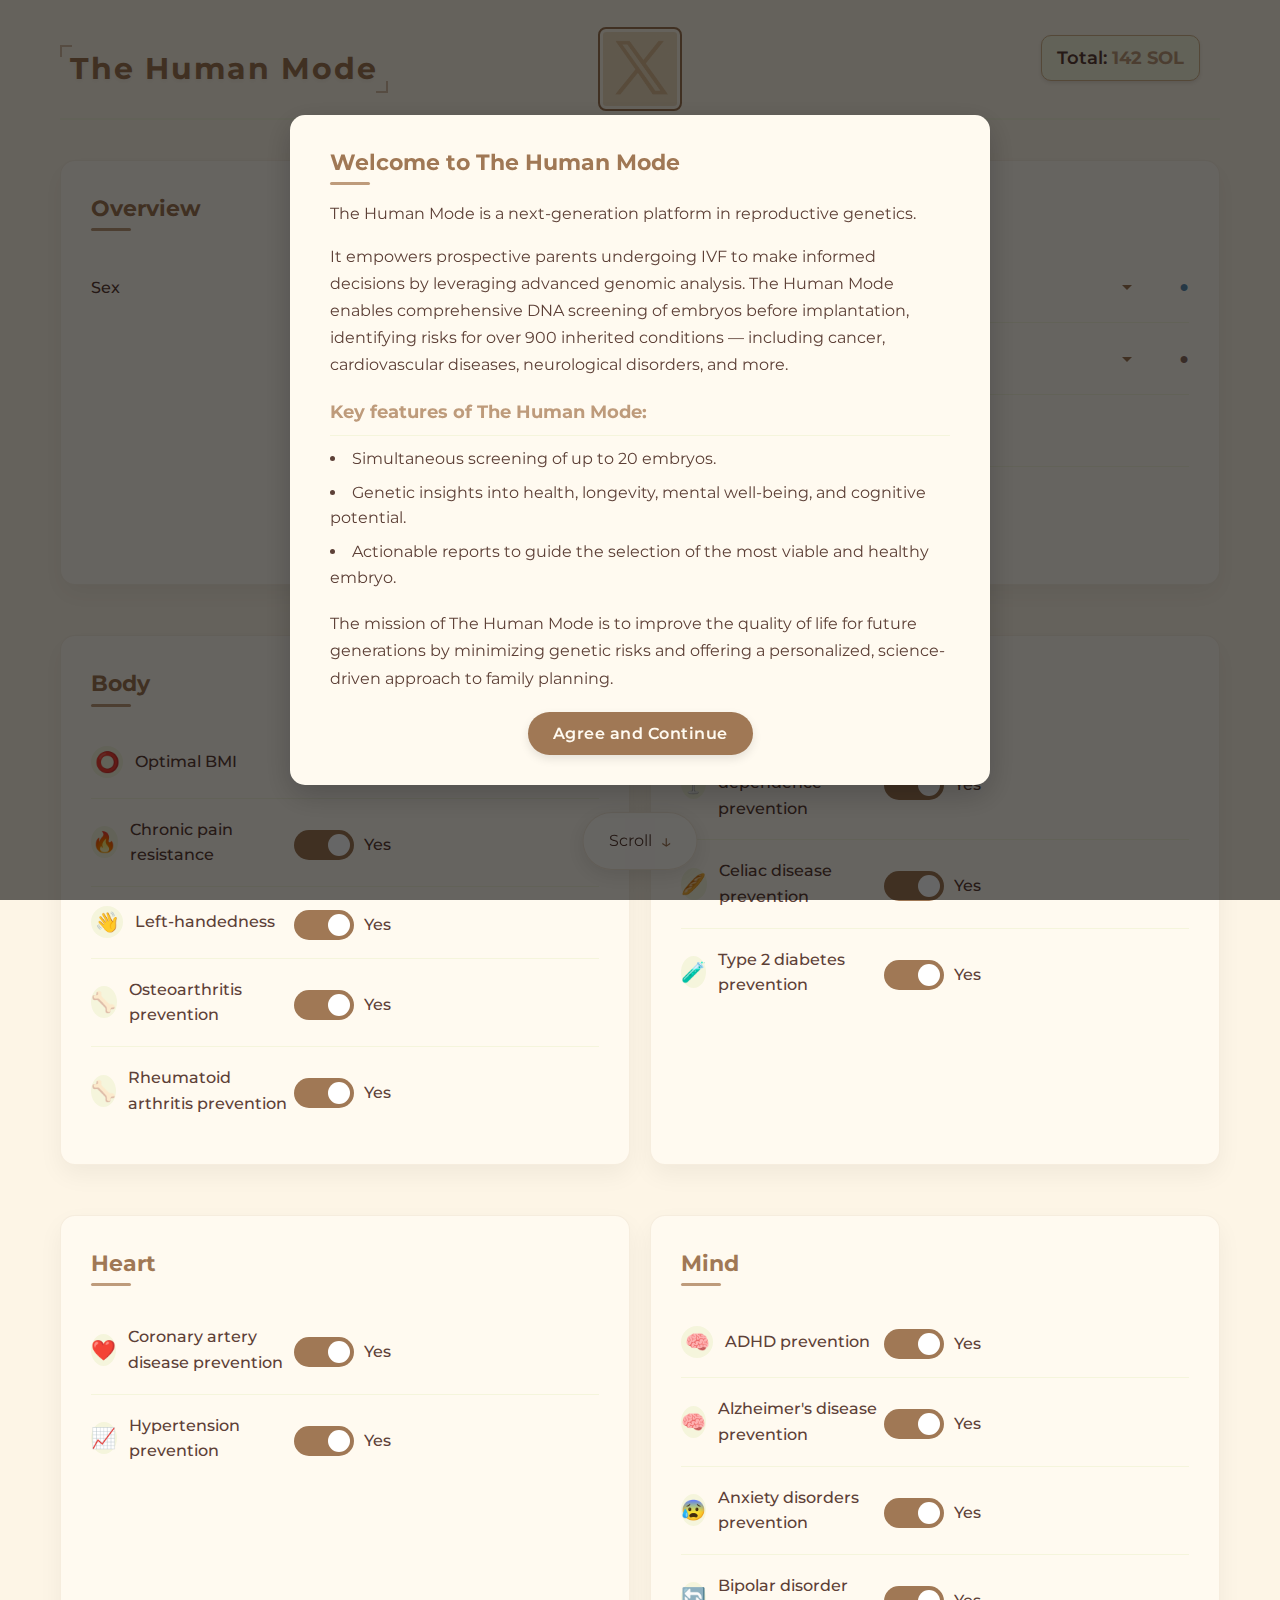
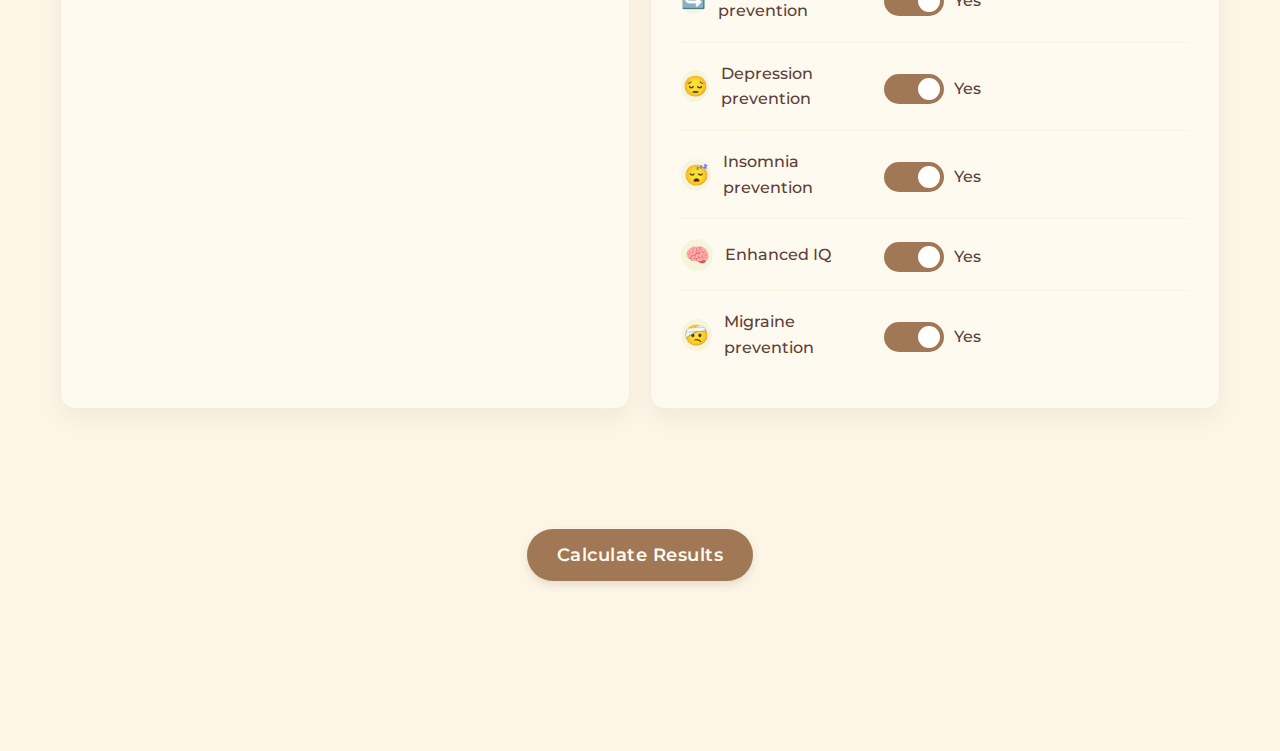
<file: index.html>
<!DOCTYPE html>
<html lang="en">
<head>
    <meta charset="UTF-8">
    <link rel="icon" type="image/png" href="img/favicon.png">
    <meta name="viewport" content="width=device-width, initial-scale=1.0">
    <title>The Human Mode | Premium Embryo Selection</title>
    <link rel="stylesheet" href="luxury.css">
    <link rel="stylesheet" href="price-styles.css">
    <link rel="preconnect" href="https://fonts.googleapis.com">
    <link rel="preconnect" href="https://fonts.gstatic.com" crossorigin>
    <link href="https://fonts.googleapis.com/css2?family=Montserrat:wght@400;500;600;700&display=swap" rel="stylesheet">
</head>
<body>
    <div class="container">
        <header>
            <div class="brand">The Human Mode</div>
            <div class="header-center-content">
                <a href="https://x.com/embrion_sol" target="_blank" class="social-icon-link">
                    <img src="img/twitter.png" alt="Twitter" class="header-social-icon">
                </a>
            </div>
        </header>

        <main>
            <section class="card">
                <h2>Overview</h2>
                <div class="characteristic">
                    <div class="char-label">Sex</div>
                    <div class="char-value">
                        <label class="radio-container">
                            <input type="radio" name="gender" value="female" checked>
                            <span class="radio-text">Female ♀</span>
                        </label>
                        <label class="radio-container">
                            <input type="radio" name="gender" value="male">
                            <span class="radio-text">Male ♂</span>
                        </label>
                    </div>
                </div>
            </section>

            <section class="card">
                <h2>Appearance</h2>
                
                <div class="characteristic">
                    <div class="char-label">
                        <span class="char-icon">👁️</span> Eye color
                    </div>
                    <div class="char-value">
                        <select id="eye-color-select" class="color-select">
                            <option value="blue">Blue</option>
                            <option value="green">Green</option>
                            <option value="brown">Brown</option>
                            <option value="hazel">Hazel</option>
                            <option value="gray">Gray</option>
                            <option value="amber">Amber</option>
                        </select>
                    </div>
                    <div class="points">
                        <div class="point-indicator blue-point">●</div>
                    </div>
                </div>

                <div class="characteristic">
                    <div class="char-label">
                        <span class="char-icon">〰️</span> Hair color
                    </div>
                    <div class="char-value">
                        <select id="hair-color-select" class="color-select">
                            <option value="black">Black</option>
                            <option value="brown" selected>Brown</option>
                            <option value="blonde">Blonde</option>
                            <option value="red">Red</option>
                            <option value="auburn">Auburn</option>
                            <option value="ash">Ash</option>
                        </select>
                    </div>
                    <div class="points">
                        <div class="point-indicator brown-point">●</div>
                    </div>
                </div>

                <div class="characteristic">
                    <div class="char-label">
                        <span class="char-icon">📟</span> Increased Height
                    </div>
                    <div class="char-value">
                        <div class="toggle-container">
                            <label class="toggle">
                                <input type="checkbox" id="height-toggle" checked>
                                <span class="toggle-slider"></span>
                                <span class="toggle-text">Yes</span>
                            </label>
                        </div>
                    </div>
                </div>

                <div class="characteristic">
                    <div class="char-label">
                        <span class="char-icon">◉</span> Severe acne prevention
                    </div>
                    <div class="char-value">
                        <div class="toggle-container">
                            <label class="toggle">
                                <input type="checkbox" id="acne-toggle" checked>
                                <span class="toggle-slider"></span>
                                <span class="toggle-text">Yes</span>
                            </label>
                        </div>
                    </div>
                </div>
            </section>

            <section class="card">
                <h2>Body</h2>
                
                <div class="characteristic">
                    <div class="char-label">
                        <span class="char-icon">⭕</span> Optimal BMI
                    </div>
                    <div class="char-value">
                        <div class="toggle-container">
                            <label class="toggle">
                                <input type="checkbox" id="bmi-toggle" checked>
                                <span class="toggle-slider"></span>
                                <span class="toggle-text">Yes</span>
                            </label>
                        </div>
                    </div>
                </div>

                <div class="characteristic">
                    <div class="char-label">
                        <span class="char-icon">🔥</span> Chronic pain resistance
                    </div>
                    <div class="char-value">
                        <div class="toggle-container">
                            <label class="toggle">
                                <input type="checkbox" id="pain-toggle" checked>
                                <span class="toggle-slider"></span>
                                <span class="toggle-text">Yes</span>
                            </label>
                        </div>
                    </div>
                </div>

                <div class="characteristic">
                    <div class="char-label">
                        <span class="char-icon">👋</span> Left-handedness
                    </div>
                    <div class="char-value">
                        <div class="toggle-container">
                            <label class="toggle">
                                <input type="checkbox" id="hand-toggle">
                                <span class="toggle-slider"></span>
                                <span class="toggle-text">No</span>
                            </label>
                        </div>
                    </div>
                </div>

                <div class="characteristic">
                    <div class="char-label">
                        <span class="char-icon">🦴</span> Osteoarthritis prevention
                    </div>
                    <div class="char-value">
                        <div class="toggle-container">
                            <label class="toggle">
                                <input type="checkbox" id="osteo-toggle" checked>
                                <span class="toggle-slider"></span>
                                <span class="toggle-text">Yes</span>
                            </label>
                        </div>
                    </div>
                </div>

                <div class="characteristic">
                    <div class="char-label">
                        <span class="char-icon">🦴</span> Rheumatoid arthritis prevention
                    </div>
                    <div class="char-value">
                        <div class="toggle-container">
                            <label class="toggle">
                                <input type="checkbox" id="arthritis-toggle" checked>
                                <span class="toggle-slider"></span>
                                <span class="toggle-text">Yes</span>
                            </label>
                        </div>
                    </div>
                </div>
            </section>

            <section class="card">
                <h2>Food & diet</h2>
                
                <div class="characteristic">
                    <div class="char-label">
                        <span class="char-icon">🍸</span> Alcohol dependence prevention
                    </div>
                    <div class="char-value">
                        <div class="toggle-container">
                            <label class="toggle">
                                <input type="checkbox" id="alcohol-toggle" checked>
                                <span class="toggle-slider"></span>
                                <span class="toggle-text">Yes</span>
                            </label>
                        </div>
                    </div>
                </div>

                <div class="characteristic">
                    <div class="char-label">
                        <span class="char-icon">🥖</span> Celiac disease prevention
                    </div>
                    <div class="char-value">
                        <div class="toggle-container">
                            <label class="toggle">
                                <input type="checkbox" id="celiac-toggle" checked>
                                <span class="toggle-slider"></span>
                                <span class="toggle-text">Yes</span>
                            </label>
                        </div>
                    </div>
                </div>

                <div class="characteristic">
                    <div class="char-label">
                        <span class="char-icon">🧪</span> Type 2 diabetes prevention
                    </div>
                    <div class="char-value">
                        <div class="toggle-container">
                            <label class="toggle">
                                <input type="checkbox" id="diabetes-toggle" checked>
                                <span class="toggle-slider"></span>
                                <span class="toggle-text">Yes</span>
                            </label>
                        </div>
                    </div>
                </div>
            </section>

            <section class="card">
                <h2>Heart</h2>
                
                <div class="characteristic">
                    <div class="char-label">
                        <span class="char-icon">❤️</span> Coronary artery disease prevention
                    </div>
                    <div class="char-value">
                        <div class="toggle-container">
                            <label class="toggle">
                                <input type="checkbox" id="cad-toggle" checked>
                                <span class="toggle-slider"></span>
                                <span class="toggle-text">Yes</span>
                            </label>
                        </div>
                    </div>
                </div>

                <div class="characteristic">
                    <div class="char-label">
                        <span class="char-icon">📈</span> Hypertension prevention
                    </div>
                    <div class="char-value">
                        <div class="toggle-container">
                            <label class="toggle">
                                <input type="checkbox" id="hypertension-toggle" checked>
                                <span class="toggle-slider"></span>
                                <span class="toggle-text">Yes</span>
                            </label>
                        </div>
                    </div>
                </div>
            </section>

            <section class="card">
                <h2>Mind</h2>
                
                <div class="characteristic">
                    <div class="char-label">
                        <span class="char-icon">🧠</span> ADHD prevention
                    </div>
                    <div class="char-value">
                        <div class="toggle-container">
                            <label class="toggle">
                                <input type="checkbox" id="adhd-toggle" checked>
                                <span class="toggle-slider"></span>
                                <span class="toggle-text">Yes</span>
                            </label>
                        </div>
                    </div>
                </div>

                <div class="characteristic">
                    <div class="char-label">
                        <span class="char-icon">🧠</span> Alzheimer's disease prevention
                    </div>
                    <div class="char-value">
                        <div class="toggle-container">
                            <label class="toggle">
                                <input type="checkbox" id="alzheimer-toggle" checked>
                                <span class="toggle-slider"></span>
                                <span class="toggle-text">Yes</span>
                            </label>
                        </div>
                    </div>
                </div>

                <div class="characteristic">
                    <div class="char-label">
                        <span class="char-icon">😰</span> Anxiety disorders prevention
                    </div>
                    <div class="char-value">
                        <div class="toggle-container">
                            <label class="toggle">
                                <input type="checkbox" id="anxiety-toggle" checked>
                                <span class="toggle-slider"></span>
                                <span class="toggle-text">Yes</span>
                            </label>
                        </div>
                    </div>
                </div>

                <div class="characteristic">
                    <div class="char-label">
                        <span class="char-icon">🔄</span> Bipolar disorder prevention
                    </div>
                    <div class="char-value">
                        <div class="toggle-container">
                            <label class="toggle">
                                <input type="checkbox" id="bipolar-toggle" checked>
                                <span class="toggle-slider"></span>
                                <span class="toggle-text">Yes</span>
                            </label>
                        </div>
                    </div>
                </div>

                <div class="characteristic">
                    <div class="char-label">
                        <span class="char-icon">😔</span> Depression prevention
                    </div>
                    <div class="char-value">
                        <div class="toggle-container">
                            <label class="toggle">
                                <input type="checkbox" id="depression-toggle" checked>
                                <span class="toggle-slider"></span>
                                <span class="toggle-text">Yes</span>
                            </label>
                        </div>
                    </div>
                </div>

                <div class="characteristic">
                    <div class="char-label">
                        <span class="char-icon">😴</span> Insomnia prevention
                    </div>
                    <div class="char-value">
                        <div class="toggle-container">
                            <label class="toggle">
                                <input type="checkbox" id="insomnia-toggle" checked>
                                <span class="toggle-slider"></span>
                                <span class="toggle-text">Yes</span>
                            </label>
                        </div>
                    </div>
                </div>

                <div class="characteristic">
                    <div class="char-label">
                        <span class="char-icon">🧠</span> Enhanced IQ
                    </div>
                    <div class="char-value">
                        <div class="toggle-container">
                            <label class="toggle">
                                <input type="checkbox" id="iq-toggle" checked>
                                <span class="toggle-slider"></span>
                                <span class="toggle-text">Yes</span>
                            </label>
                        </div>
                    </div>
                </div>

                <div class="characteristic">
                    <div class="char-label">
                        <span class="char-icon">🤕</span> Migraine prevention
                    </div>
                    <div class="char-value">
                        <div class="toggle-container">
                            <label class="toggle">
                                <input type="checkbox" id="migraine-toggle" checked>
                                <span class="toggle-slider"></span>
                                <span class="toggle-text">Yes</span>
                            </label>
                        </div>
                    </div>
                </div>
            </section>

            <div class="next-container">
                <button id="next-button" onclick="calculateResults()">Calculate Results</button>
            </div>
        </main>
    </div>

    <div class="scroll-indicator">
        Scroll <span class="down-arrow">↓</span>
    </div>

    
<!-- Welcome Modal -->
<div id="welcomeModal" class="modal-overlay">
    <div class="modal-content">
        <h2>Welcome to The Human Mode</h2>
        <p>The Human Mode is a next-generation platform in reproductive genetics.</p>
        <p>It empowers prospective parents undergoing IVF to make informed decisions by leveraging advanced genomic analysis. The Human Mode enables comprehensive DNA screening of embryos before implantation, identifying risks for over 900 inherited conditions — including cancer, cardiovascular diseases, neurological disorders, and more.</p>
        <h3>Key features of The Human Mode:</h3>
        <ul>
            <li>Simultaneous screening of up to 20 embryos.</li>
            <li>Genetic insights into health, longevity, mental well-being, and cognitive potential.</li>
            <li>Actionable reports to guide the selection of the most viable and healthy embryo.</li>
        </ul>
        <p>The mission of The Human Mode is to improve the quality of life for future generations by minimizing genetic risks and offering a personalized, science-driven approach to family planning.</p>
        <button id="agreeButton" class="modal-button">Agree and Continue</button>
    </div>
</div>

<script src="script.js"></script>
</body>
</html>
</file>
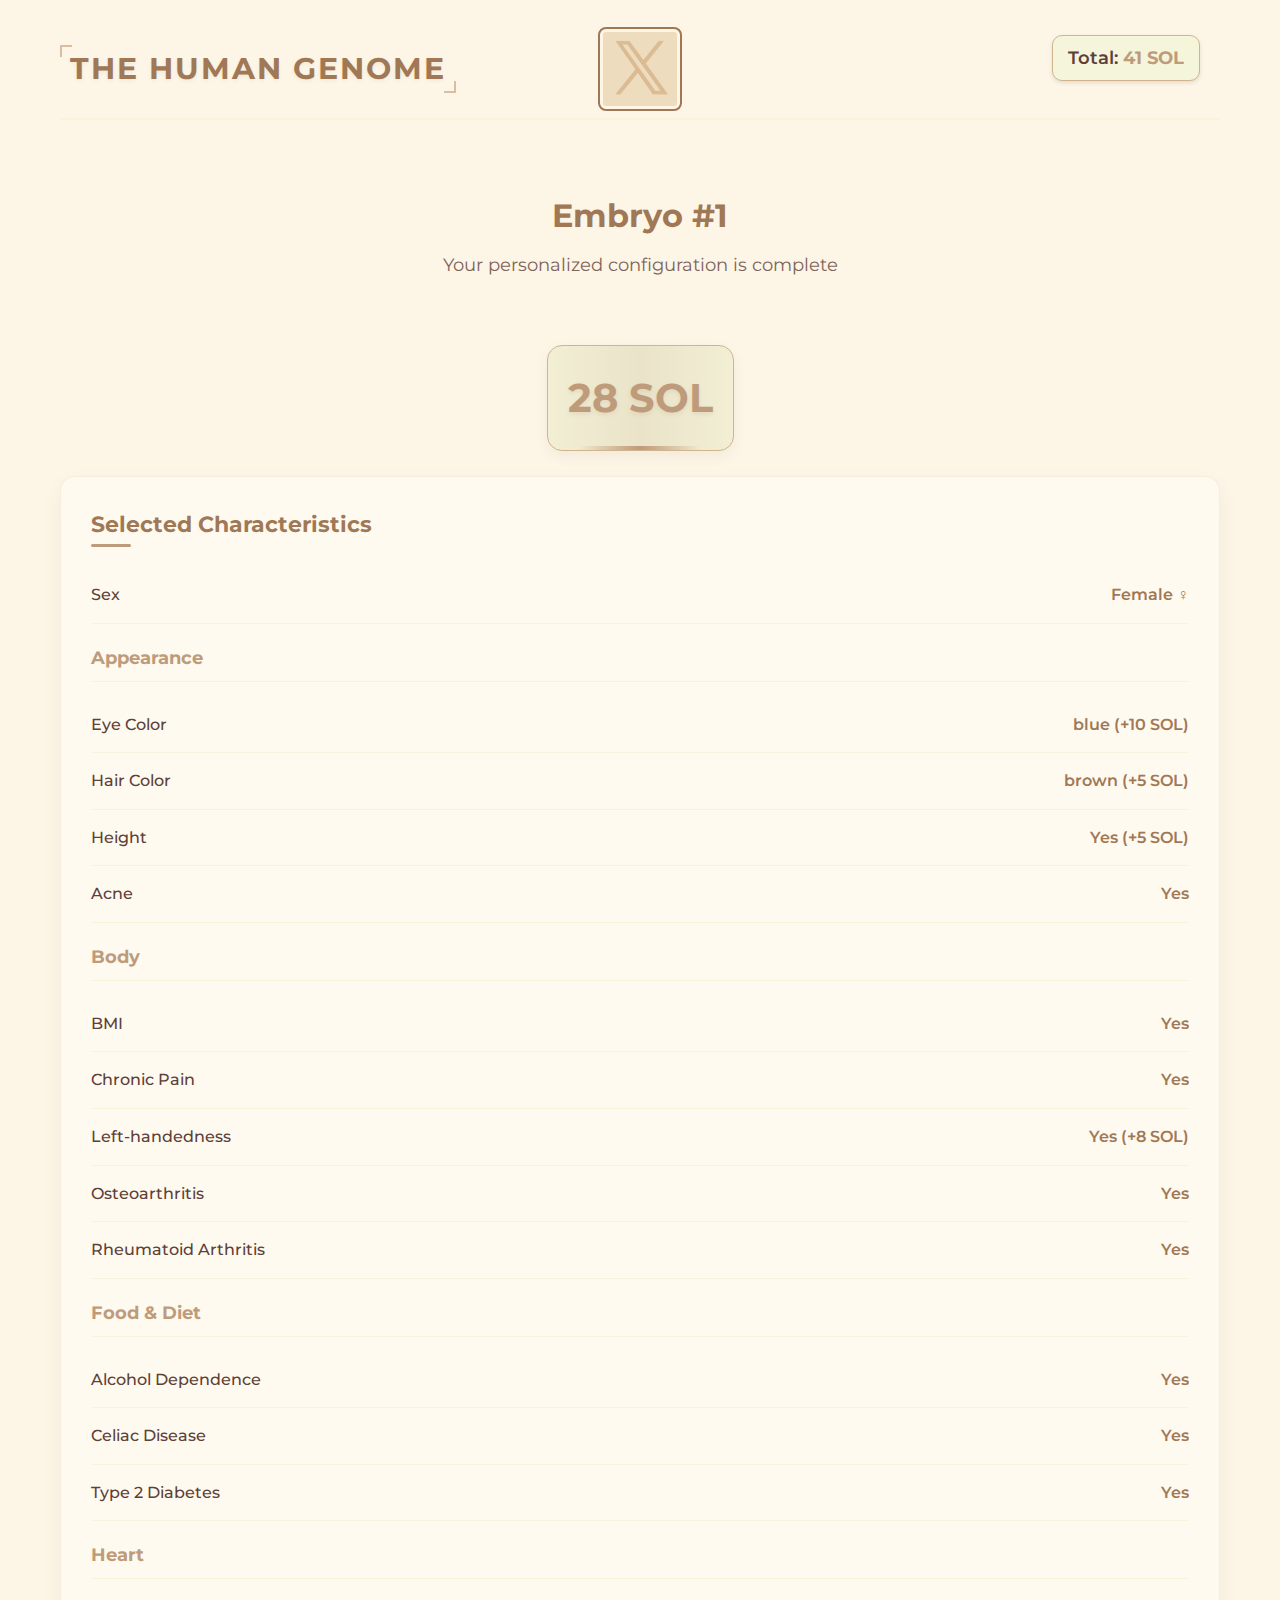
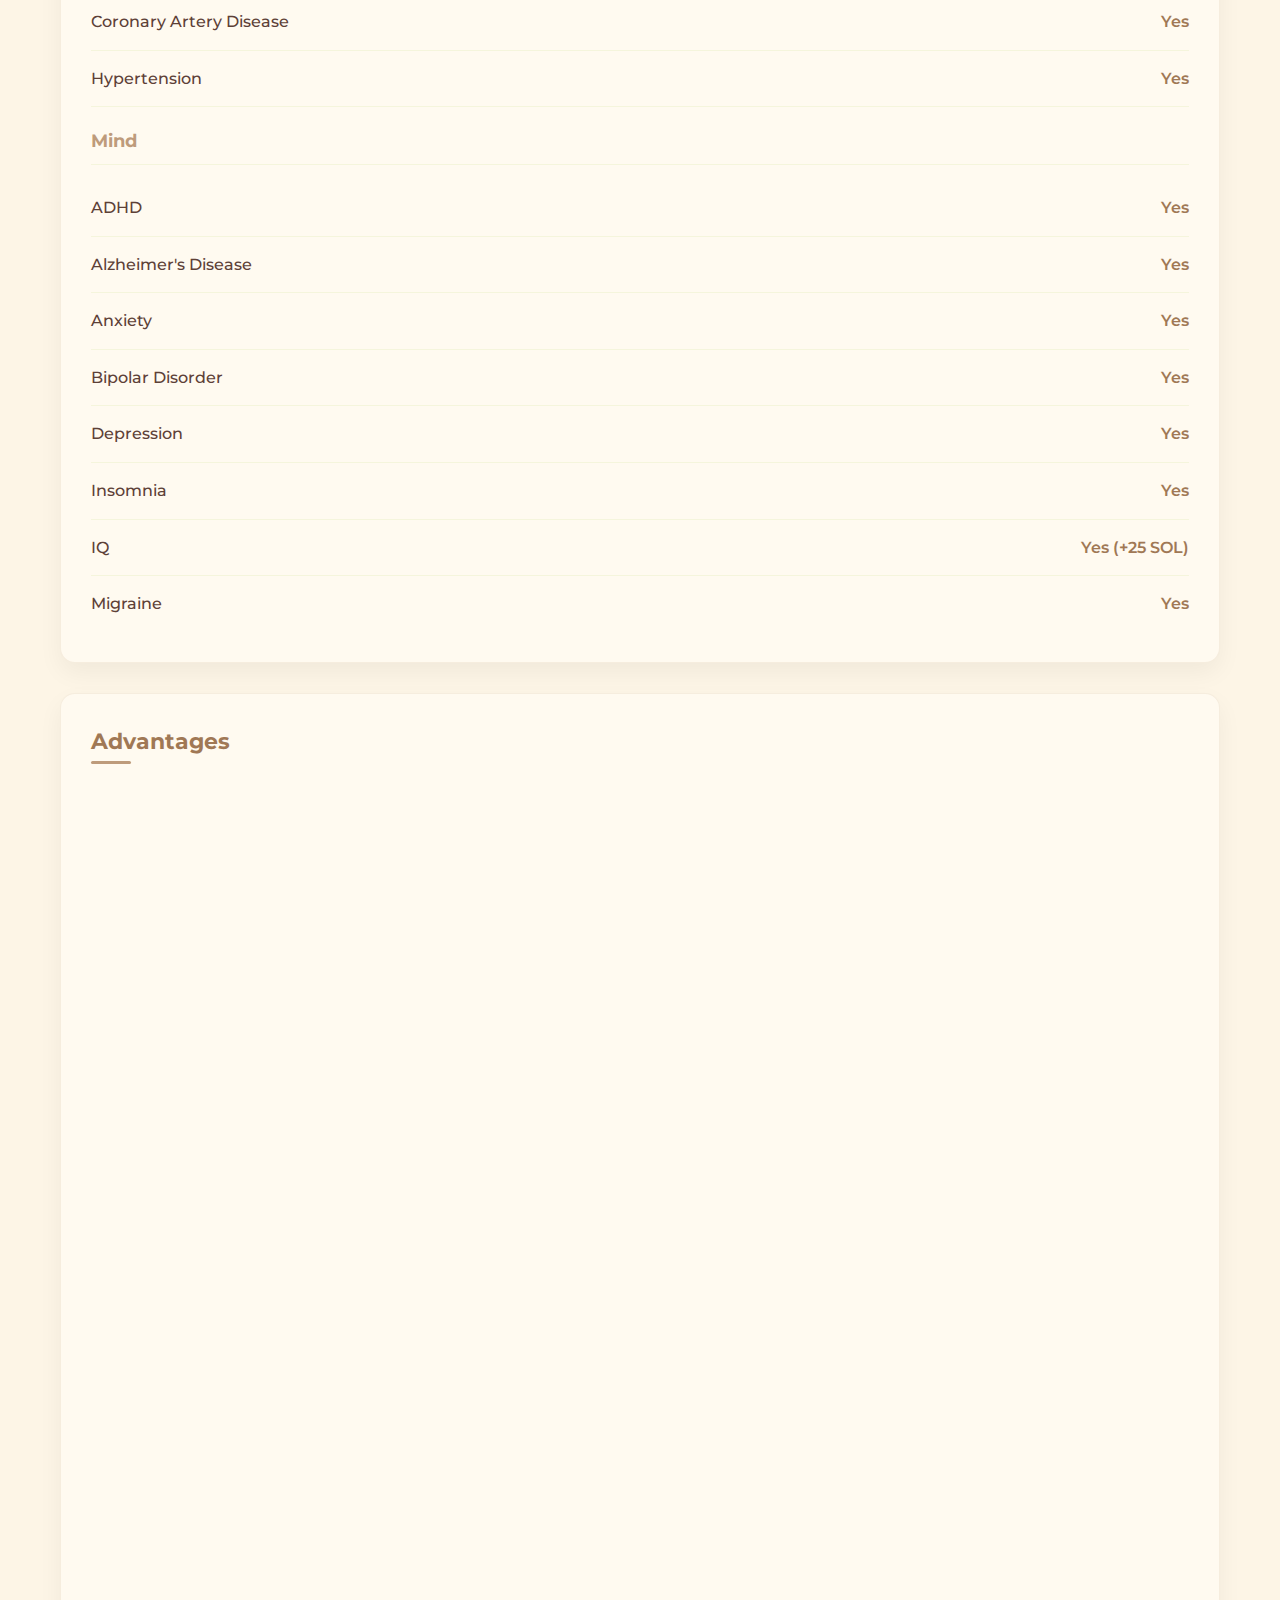
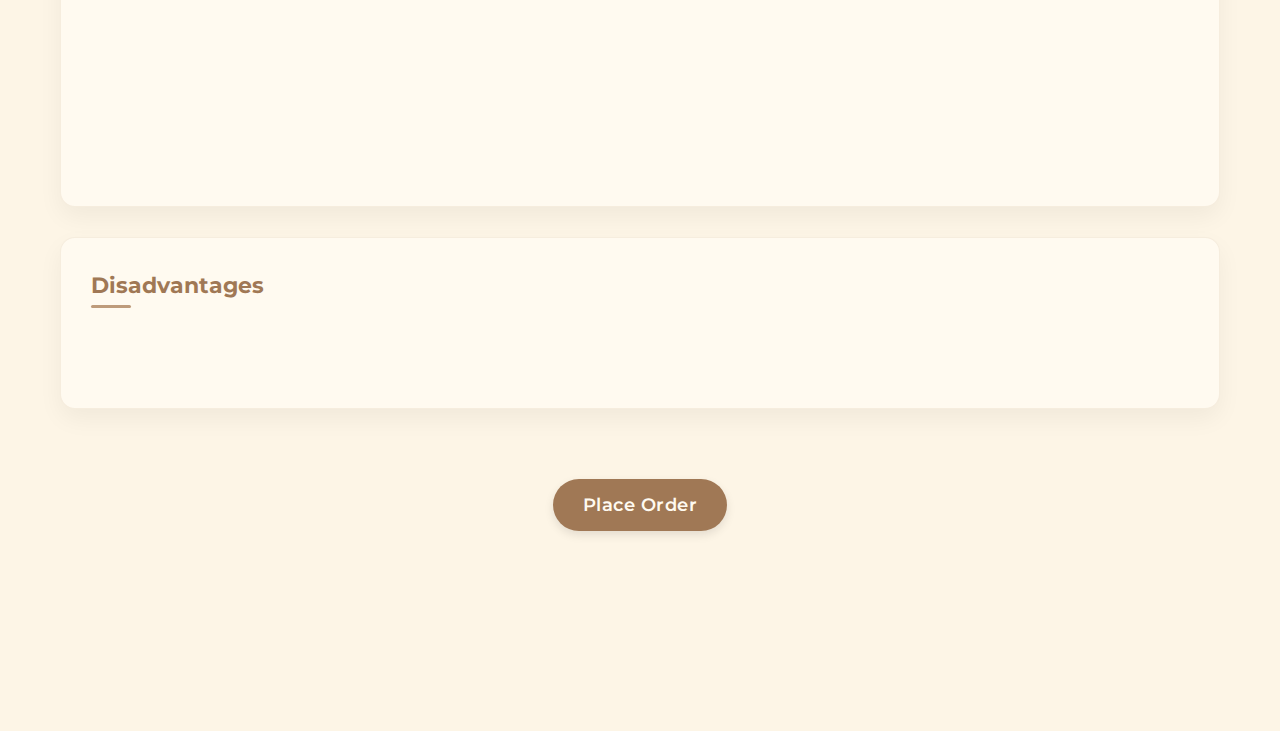
<file: results.html>
<!DOCTYPE html>
<html lang="en">
<head>
    <meta charset="UTF-8">
    <link rel="icon" type="image/png" href="img/favicon.png">
    <meta name="viewport" content="width=device-width, initial-scale=1.0">
    <title>THE HUMAN GENOME | Embryo Configuration Results</title>
    <link rel="stylesheet" href="luxury.css">
    <link rel="stylesheet" href="price-styles.css">
    <link rel="preconnect" href="https://fonts.googleapis.com">
    <link rel="preconnect" href="https://fonts.gstatic.com" crossorigin>
    <link href="https://fonts.googleapis.com/css2?family=Montserrat:wght@400;500;600;700&display=swap" rel="stylesheet">
</head>
<body onload="loadResults()">
    <div class="container">
        <header>
            <div class="brand">THE HUMAN GENOME</div>
            <div class="header-center-content">
                <a href="https://x.com/home" target="_blank" class="social-icon-link">
                    <img src="img/twitter.png" alt="Twitter" class="header-social-icon">
                </a>
            </div>
        </header>

        <div id="result-container" class="result-container">
            <h1 class="result-title">Embryo #1</h1>
            <p class="result-subtitle">Your personalized configuration is complete</p>
            
            <div class="result-price">
                <span id="price-value">$28,500</span>
            </div>
            
            <section class="result-details">
                <h2>Selected Characteristics</h2>
                
                <div class="result-row">
                    <span class="feature-name">Sex</span>
                    <span id="sex-value" class="feature-value">Female ♀</span>
                </div>
                
                <h3>Appearance</h3>
                <div class="result-row">
                    <span class="feature-name">Eye Color</span>
                    <span id="eye-color-value" class="feature-value">Blue</span>
                </div>
                
                <div class="result-row">
                    <span class="feature-name">Hair Color</span>
                    <span id="hair-color-value" class="feature-value">Brown</span>
                </div>
                
                <div class="result-row">
                    <span class="feature-name">Height</span>
                    <span id="height-value" class="feature-value">+1 inches</span>
                </div>

                <div class="result-row">
                    <span class="feature-name">Acne</span>
                    <span id="acne-value" class="feature-value">-2 % points</span>
                </div>

                <h3>Body</h3>
                <div class="result-row">
                    <span class="feature-name">BMI</span>
                    <span id="bmi-value" class="feature-value">+0 BMI units</span>
                </div>

                <div class="result-row">
                    <span class="feature-name">Chronic Pain</span>
                    <span id="chronic-pain-value" class="feature-value">-2 % points</span>
                </div>

                <div class="result-row">
                    <span class="feature-name">Left-handedness</span>
                    <span id="left-handedness-value" class="feature-value">+1 % points</span>
                </div>

                <div class="result-row">
                    <span class="feature-name">Osteoarthritis</span>
                    <span id="osteoarthritis-value" class="feature-value">-2 % points</span>
                </div>

                <div class="result-row">
                    <span class="feature-name">Rheumatoid Arthritis</span>
                    <span id="rheumatoid-arthritis-value" class="feature-value">+1 % points</span>
                </div>

                <h3>Food & Diet</h3>
                <div class="result-row">
                    <span class="feature-name">Alcohol Dependence</span>
                    <span id="alcohol-dependence-value" class="feature-value">+1 % points</span>
                </div>

                <div class="result-row">
                    <span class="feature-name">Celiac Disease</span>
                    <span id="celiac-disease-value" class="feature-value">-0 % points</span>
                </div>

                <div class="result-row">
                    <span class="feature-name">Type 2 Diabetes</span>
                    <span id="diabetes-value" class="feature-value">+11 % points</span>
                </div>

                <h3>Heart</h3>
                <div class="result-row">
                    <span class="feature-name">Coronary Artery Disease</span>
                    <span id="coronary-artery-disease-value" class="feature-value">+1 % points</span>
                </div>

                <div class="result-row">
                    <span class="feature-name">Hypertension</span>
                    <span id="hypertension-value" class="feature-value">-21 % points</span>
                </div>

                <h3>Mind</h3>
                <div class="result-row">
                    <span class="feature-name">ADHD</span>
                    <span id="adhd-value" class="feature-value">+0 % points</span>
                </div>

                <div class="result-row">
                    <span class="feature-name">Alzheimer's Disease</span>
                    <span id="alzheimers-value" class="feature-value">-8 % points</span>
                </div>

                <div class="result-row">
                    <span class="feature-name">Anxiety</span>
                    <span id="anxiety-value" class="feature-value">-7 % points</span>
                </div>

                <div class="result-row">
                    <span class="feature-name">Bipolar Disorder</span>
                    <span id="bipolar-value" class="feature-value">-0 % points</span>
                </div>

                <div class="result-row">
                    <span class="feature-name">Depression</span>
                    <span id="depression-value" class="feature-value">-0 % points</span>
                </div>

                <div class="result-row">
                    <span class="feature-name">Insomnia</span>
                    <span id="insomnia-value" class="feature-value">-4 % points</span>
                </div>

                <div class="result-row">
                    <span class="feature-name">IQ</span>
                    <span id="iq-value" class="feature-value">+3 points</span>
                </div>

                <div class="result-row">
                    <span class="feature-name">Migraine</span>
                    <span id="migraine-value" class="feature-value">+30 % points</span>
                </div>
            </section>
            
            <section class="result-details">
                <h2>Advantages</h2>
                <ul id="advantages-list">
                    <li>Significantly reduced risk of hypertension (-21%)</li>
                    <li>Reduced risk of Alzheimer's disease (-8%)</li>
                    <li>Reduced risk of anxiety disorders (-7%)</li>
                    <li>Reduced risk of insomnia (-4%)</li>
                    <li>Reduced risk of severe acne (-2%)</li>
                    <li>Improved IQ (+3 points)</li>
                </ul>
            </section>
            
            <section class="result-details">
                <h2>Disadvantages</h2>
                <ul id="disadvantages-list">
                    <li>Increased risk of migraine (+30%)</li>
                    <li>Increased risk of type 2 diabetes (+11%)</li>
                </ul>
            </section>
            
            <div class="next-container">
                <a href="https://phantom.com" target="_blank" style="text-decoration: none;"><button id="order-button">Place Order</button></a>
            </div>
        </div>
    </div>
    
    <script src="script.js"></script>
</body>
</html>
</file>
<file: luxury.css>
:root {
    --primary-color: #D4B996;
    --secondary-color: #A07855;
    --accent-color: #BE9B7B;
    --background-color: #FDF5E6;
    --card-background: #FFFAF0;
    --text-color: #5D4037;
    --light-beige: #F5F5DC;
    --dark-beige: #D2B48C;
    --success-green: #7D9D4F;
    --success-bg: #F0F4E3;
    --positive: #7D9D4F;
    --negative: #C67171;
    --highlight: #BE9B7B;
    --border-radius: 15px;
    --box-shadow: 0 10px 25px rgba(0, 0, 0, 0.05);
}

* {
    box-sizing: border-box;
    margin: 0;
    padding: 0;
    font-family: 'Montserrat', 'Segoe UI', sans-serif;
}

body {
    background-color: var(--background-color);
    color: var(--text-color);
    line-height: 1.6;
    padding-bottom: 100px;
    animation: fadeInPage 0.6s ease-out;
}

@keyframes fadeInPage {
    from { opacity: 0; }
    to { opacity: 1; }
}

.container {
    max-width: 1200px;
    margin: 0 auto;
    padding: 20px;
}

main {
    display: flex;
    flex-wrap: wrap;
    justify-content: space-between;
    gap: 20px;
}

header {
    display: flex;
    justify-content: space-between;
    align-items: center;
    margin-bottom: 40px;
    padding: 25px 0;
    border-bottom: 2px solid var(--light-beige);
    position: sticky;
    top: 0;
    background-color: var(--background-color);
    z-index: 100;
    backdrop-filter: blur(10px);
    -webkit-backdrop-filter: blur(10px);
}

.brand {
    font-size: 30px;
    font-weight: 700;
    color: var(--secondary-color);
    letter-spacing: 2px;
    position: relative;
    display: inline-block;
    padding: 0 10px;
    text-shadow: 0 2px 4px rgba(0, 0, 0, 0.05);
}

.brand::before, .brand::after {
    content: '';
    position: absolute;
    width: 10px;
    height: 10px;
    border: 2px solid var(--accent-color);
    opacity: 0.6;
}

.brand::before {
    top: 0;
    left: 0;
    border-right: none;
    border-bottom: none;
}

.brand::after {
    bottom: 0;
    right: 0;
    border-left: none;
    border-top: none;
}

.back-button {
    cursor: pointer;
    font-size: 18px;
    font-weight: 500;
    color: var(--secondary-color);
    transition: all 0.3s ease;
    display: flex;
    align-items: center;
}

.back-button:hover {
    color: var(--accent-color);
}

.back-button span {
    margin-right: 8px;
}

.strength-selector {
    position: relative;
    background-color: var(--card-background);
    padding: 8px 15px;
    border-radius: 30px;
    box-shadow: var(--box-shadow);
    display: flex;
    align-items: center;
    cursor: pointer;
}

#strength {
    padding: 5px;
    border-radius: 4px;
    border: none;
    background-color: transparent;
    cursor: pointer;
    display: none;
    font-weight: 500;
    color: var(--text-color);
}

.strength-selector:after {
    content: '▼';
    font-size: 10px;
    margin-left: 8px;
    color: var(--accent-color);
}

.card {
    background-color: var(--card-background);
    border-radius: var(--border-radius);
    box-shadow: var(--box-shadow);
    padding: 30px;
    margin-bottom: 30px;
    border: 1px solid rgba(212, 185, 150, 0.2);
    transition: transform 0.3s ease, box-shadow 0.3s ease;
    width: calc(50% - 10px);
    box-sizing: border-box;
}

.card:hover {
    transform: translateY(-5px);
    box-shadow: 0 15px 30px rgba(0, 0, 0, 0.07);
}

h2 {
    font-size: 22px;
    margin-bottom: 25px;
    color: var(--secondary-color);
    position: relative;
    display: inline-block;
}

h2:after {
    content: '';
    position: absolute;
    bottom: -5px;
    left: 0;
    width: 40px;
    height: 3px;
    background-color: var(--accent-color);
    border-radius: 10px;
}

h3 {
    font-size: 18px;
    margin: 20px 0 15px 0;
    color: var(--accent-color);
    position: relative;
    display: block;
    padding-bottom: 8px;
    border-bottom: 1px solid var(--light-beige);
}

.characteristic {
    display: flex;
    align-items: center;
    justify-content: space-between;
    padding: 18px 0;
    border-bottom: 1px solid var(--light-beige);
}

/* Styles for Calculate Results button */
/* Container for the 'Calculate Results' button */
.next-container {
    display: flex;
    justify-content: center;
    padding: 20px 0;
    margin-top: 20px; /* Add some space above the button */
    width: 100%; /* Ensure it takes full width to center content */
}

/* 'Calculate Results' button */
#next-button {
    background-color: var(--secondary-color); /* Use secondary color for background */
    color: var(--card-background); /* Light text on dark background */
    border: none;
    padding: 15px 30px;
    font-size: 18px;
    font-weight: 600;
    border-radius: 30px; /* Rounded corners */
    cursor: pointer;
    transition: background-color 0.3s ease, transform 0.2s ease;
    box-shadow: 0 4px 10px rgba(0, 0, 0, 0.1);
    letter-spacing: 0.5px;
}

#next-button:hover {
    background-color: var(--accent-color); /* Darken on hover */
    transform: translateY(-2px); /* Slight lift on hover */
    box-shadow: 0 6px 12px rgba(0, 0, 0, 0.15);
}

#next-button:active {
    background-color: var(--primary-color); /* Even darker when clicked */
    transform: translateY(0px); /* Back to original position when clicked */
    box-shadow: 0 2px 5px rgba(0, 0, 0, 0.1);
}

/* 'Place Order' button - identical to #next-button */
#order-button {
    background-color: var(--secondary-color);
    color: var(--card-background);
    border: none;
    padding: 15px 30px;
    font-size: 18px;
    font-weight: 600;
    border-radius: 30px;
    cursor: pointer;
    transition: background-color 0.3s ease, transform 0.2s ease;
    box-shadow: 0 4px 10px rgba(0, 0, 0, 0.1);
    letter-spacing: 0.5px;
}

#order-button:hover {
    background-color: var(--accent-color);
    transform: translateY(-2px);
    box-shadow: 0 6px 12px rgba(0, 0, 0, 0.15);
}

#order-button:active {
    background-color: var(--primary-color);
    transform: translateY(0px);
    box-shadow: 0 2px 5px rgba(0, 0, 0, 0.1);
}

.characteristic:last-child {
    border-bottom: none;
}

/* Centered content in header */
.header-center-content {
    position: absolute;
    left: 50%;
    top: 50%;
    transform: translate(-50%, -50%);
    display: flex;
    align-items: center;
}

.social-icon-link img.header-social-icon {
    height: 84px; /* Increased 3x from 28px */
    width: auto;
    display: block;
    border: 2px solid var(--secondary-color); /* Added border */
    border-radius: 8px; /* Added slight rounding to the border */
    padding: 3px; /* Added some padding so border isn't too close to icon */
}

.char-label {
    display: flex;
    align-items: center;
    font-weight: 500;
    width: 40%;
    color: var(--text-color);
}

.char-icon {
    margin-right: 12px;
    font-size: 20px;
    display: flex;
    align-items: center;
    justify-content: center;
    width: 32px;
    height: 32px;
    background: var(--light-beige);
    border-radius: 50%;
}

.char-value {
    flex-grow: 1;
    text-align: center;
    font-weight: 500;
}

.points {
    width: 40px;
    text-align: right;
}

.point-indicator {
    display: inline-block;
    width: 16px;
    height: 16px;
    border-radius: 50%;
}

.blue-point {
    color: #5D8CAE;
}

.brown-point {
    color: #8D6E63;
}

.point-change {
    font-weight: 600;
    color: var(--positive);
    display: inline-block;
    min-width: 36px;
}

.char-label .price-indicator.negative {
    color: var(--negative);
}



.success-message {
    background-color: var(--success-bg);
    color: var(--success-green);
    padding: 15px 20px;
    border-radius: var(--border-radius);
    display: flex;
    align-items: center;
    border: 1px solid rgba(125, 157, 79, 0.2);
}

.checkmark {
    color: var(--success-green);
    font-weight: bold;
    margin-right: 15px;
    display: inline-flex;
    align-items: center;
    justify-content: center;
    width: 26px;
    height: 26px;
    border-radius: 50%;
    background-color: var(--success-green);
    color: white;
}

.selected-female {
    color: #D17E88;
    font-weight: 600;
}

.slider-container {
    width: 120px;
    text-align: right;
}

.color-select {
    width: 100%;
    padding: 8px 12px;
    font-family: 'Montserrat', sans-serif;
    font-size: 16px;
    border: 1px solid var(--beige);
    border-radius: 8px;
    background-color: var(--card-background);
    color: var(--text-color);
    cursor: pointer;
    transition: all 0.3s ease;
    outline: none;
    appearance: none;
    -webkit-appearance: none;
    -moz-appearance: none;
    background-image: url('data:image/svg+xml;utf8,<svg fill="%23a07855" height="24" viewBox="0 0 24 24" width="24" xmlns="http://www.w3.org/2000/svg"><path d="M7 10l5 5 5-5z"/><path d="M0 0h24v24H0z" fill="none"/></svg>');
    background-repeat: no-repeat;
    background-position: right 10px center;
}

.color-select:focus, .color-select:hover {
    border-color: var(--accent-color);
    box-shadow: 0 0 0 2px rgba(160, 120, 85, 0.2);
}

.toggle-container {
    display: flex;
    align-items: center;
    margin-top: 5px;
}

.toggle {
    position: relative;
    display: inline-block;
    width: 60px;
    height: 30px;
    cursor: pointer;
}

.toggle input {
    opacity: 0;
    width: 0;
    height: 0;
}

.toggle-slider {
    position: absolute;
    top: 0;
    left: 0;
    right: 0;
    bottom: 0;
    background-color: #ccc;
    border-radius: 34px;
    transition: .4s;
}

.toggle-slider:before {
    position: absolute;
    content: "";
    height: 22px;
    width: 22px;
    left: 4px;
    bottom: 4px;
    background-color: white;
    border-radius: 50%;
    transition: .4s;
}

input:checked + .toggle-slider {
    background-color: var(--secondary-color);
}

input:focus + .toggle-slider {
    box-shadow: 0 0 1px var(--accent-color);
}

input:checked + .toggle-slider:before {
    transform: translateX(30px);
}

.toggle-text {
    position: absolute;
    left: 70px;
    top: 50%;
    transform: translateY(-50%);
    white-space: nowrap;
    font-weight: 500;
}

.slider {
    width: 100%;
    height: 4px;
    background: var(--light-beige);
    outline: none;
    -webkit-appearance: none;
    -moz-appearance: none;
    appearance: none;
    border-radius: 2px;
    transition: background 0.3s ease;
}

.slider:hover {
    background: var(--dark-beige);
}

.slider::-webkit-slider-thumb {
    -webkit-appearance: none;
    -moz-appearance: none;
    appearance: none;
    width: 22px;
    height: 22px;
    border-radius: 50%;
    background: var(--accent-color);
    cursor: pointer;
    box-shadow: 0 2px 5px rgba(0, 0, 0, 0.1);
    border: 3px solid white;
    transition: transform 0.2s ease, background-color 0.3s ease, box-shadow 0.3s ease;
}

.slider::-webkit-slider-thumb:hover {
    transform: scale(1.15);
    background-color: var(--secondary-color);
    box-shadow: 0 3px 8px rgba(0, 0, 0, 0.15);
}

.slider::-moz-range-thumb {
    width: 22px;
    height: 22px;
    border-radius: 50%;
    background: var(--accent-color);
    cursor: pointer;
    box-shadow: 0 2px 5px rgba(0, 0, 0, 0.1);
    border: 3px solid white;
    transition: transform 0.2s ease, background-color 0.3s ease, box-shadow 0.3s ease;
}

.slider::-moz-range-thumb:hover {
    transform: scale(1.15);
    background-color: var(--secondary-color);
    box-shadow: 0 3px 8px rgba(0, 0, 0, 0.15);
}

.next-container {
    display: flex;
    justify-content: center;
    margin: 50px 0 30px;
}

.next-btn, .back-btn {
    background-color: var(--accent-color);
    color: white;
    border: none;
    padding: 12px 22px;
    border-radius: 8px;
    font-weight: 500;
    cursor: pointer;
    box-shadow: 0 2px 8px rgba(0, 0, 0, 0.1);
    transition: transform 0.3s ease, background-color 0.3s ease, box-shadow 0.3s ease;
}

.next-btn:hover, .back-btn:hover {
    transform: translateY(-2px);
    background-color: var(--secondary-color);
    box-shadow: 0 4px 12px rgba(0, 0, 0, 0.15);
}

.button:hover, #next-button:hover, #order-button:hover {
    background-color: var(--accent-color);
    transform: translateY(-3px);
    box-shadow: 0 12px 20px rgba(160, 120, 85, 0.3);
}

.button-outline, #back-button {
    background-color: transparent;
    color: var(--secondary-color);
    border: 2px solid var(--secondary-color);
    border-radius: 50px;
    padding: 13px 35px;
    font-size: 16px;
    font-weight: 600;
    cursor: pointer;
    transition: all 0.3s ease;
    margin-right: 20px;
}

.button-outline:hover, #back-button:hover {
    background-color: var(--light-beige);
    color: var(--accent-color);
    border-color: var(--accent-color);
    transform: translateY(-3px);
}

.scroll-indicator {
    position: fixed;
    bottom: 30px;
    left: 50%;
    transform: translateX(-50%);
    background-color: rgba(255, 252, 245, 0.9);
    padding: 12px 25px;
    border-radius: 50px;
    box-shadow: 0 5px 20px rgba(0, 0, 0, 0.1);
    display: flex;
    align-items: center;
    justify-content: center;
    border: 1px solid rgba(212, 185, 150, 0.3);
    backdrop-filter: blur(10px);
    -webkit-backdrop-filter: blur(10px);
    z-index: 100;
}

.down-arrow {
    font-size: 20px;
    animation: bounce 1s infinite;
    display: inline-block;
    color: var(--secondary-color);
    margin-left: 8px;
}

@keyframes bounce {
    0%, 100% {
        transform: translateY(0);
    }
    50% {
        transform: translateY(-5px);
    }
}

/* Modal Styles */
.modal-overlay {
    position: fixed;
    top: 0;
    left: 0;
    width: 100%;
    height: 100%;
    background-color: rgba(0, 0, 0, 0.6); /* Semi-transparent background */
    display: flex; 
    justify-content: center;
    align-items: center;
    z-index: 1000; /* Ensure it's on top */
    opacity: 0; /* Initially hidden */
    visibility: hidden;
    transition: opacity 0.3s ease, visibility 0.3s ease;
}

.modal-overlay.active {
    opacity: 1;
    visibility: visible;
}

.modal-content {
    background-color: var(--card-background);
    padding: 30px 40px;
    border-radius: var(--border-radius);
    box-shadow: 0 10px 30px rgba(0, 0, 0, 0.2);
    width: 90%;
    max-width: 700px; /* Max width for the modal */
    max-height: 90vh; /* Max height */
    overflow-y: auto; /* Scroll if content is too long */
    text-align: left;
    color: var(--text-color);
}

.modal-content h2 {
    color: var(--secondary-color);
    margin-top: 0;
    margin-bottom: 20px;
    text-align: center;
}

.modal-content h3 {
    color: var(--accent-color);
    margin-top: 20px;
    margin-bottom: 10px;
}

.modal-content p {
    margin-bottom: 15px;
    line-height: 1.7;
}

.modal-content ul {
    list-style-position: inside;
    padding-left: 0; 
    margin-bottom: 20px;
}

.modal-content ul li {
    margin-bottom: 8px;
}

.modal-button {
    background-color: var(--secondary-color);
    color: var(--card-background);
    border: none;
    padding: 12px 25px;
    font-size: 16px;
    font-weight: 600;
    border-radius: 25px;
    cursor: pointer;
    transition: background-color 0.3s ease, transform 0.2s ease;
    box-shadow: 0 4px 10px rgba(0, 0, 0, 0.1);
    display: block; 
    margin: 20px auto 0 auto; 
    letter-spacing: 0.5px;
}

.modal-button:hover {
    background-color: var(--accent-color);
    transform: translateY(-2px);
}

/* Results page styles */
.result-container {
    text-align: center;
    padding: 30px 0;
}

.result-title {
    font-size: 32px;
    margin-bottom: 10px;
    color: var(--secondary-color);
}

.result-subtitle {
    font-size: 18px;
    color: var(--text-color);
    opacity: 0.8;
    margin-bottom: 40px;
}

.result-price {
    font-size: 48px;
    font-weight: 700;
    color: var(--secondary-color);
    margin-bottom: 40px;
    padding: 20px 30px;
    display: inline-block;
    position: relative;
    background: linear-gradient(to right, rgba(212, 185, 150, 0.1), rgba(190, 155, 123, 0.2), rgba(212, 185, 150, 0.1));
    border-radius: 15px;
    animation: pulsePrice 1.5s ease-in-out infinite alternate;
    text-shadow: 0 2px 4px rgba(160, 120, 85, 0.15);
}

.result-price:before {
    content: '';
    position: absolute;
    width: 120px;
    height: 4px;
    background: linear-gradient(to right, transparent, var(--accent-color), transparent);
    bottom: 0;
    left: 50%;
    transform: translateX(-50%);
    border-radius: 2px;
}

@keyframes pulsePrice {
    from { transform: scale(1); box-shadow: 0 10px 25px rgba(160, 120, 85, 0.1); }
    to { transform: scale(1.02); box-shadow: 0 15px 30px rgba(160, 120, 85, 0.2); }
}

.result-details {
    background-color: var(--card-background);
    border-radius: var(--border-radius);
    box-shadow: var(--box-shadow);
    padding: 30px;
    margin-bottom: 30px;
    text-align: left;
    border: 1px solid rgba(212, 185, 150, 0.2);
    transition: transform 0.3s ease, box-shadow 0.3s ease;
    animation: fadeIn 0.8s ease-out;
}

.result-details:hover {
    transform: translateY(-5px);
    box-shadow: 0 15px 30px rgba(160, 120, 85, 0.12);
}

@keyframes fadeIn {
    from { opacity: 0; transform: translateY(20px); }
    to { opacity: 1; transform: translateY(0); }
}

.result-row {
    display: flex;
    justify-content: space-between;
    padding: 15px 0;
    border-bottom: 1px solid var(--light-beige);
}

.result-row:last-child {
    border-bottom: none;
}

.feature-name {
    font-weight: 500;
    color: var(--text-color);
}

.feature-value {
    color: var(--secondary-color);
    font-weight: 600;
}

#advantages-list, #disadvantages-list {
    list-style-type: none;
    padding-left: 5px;
}

#advantages-list li, #disadvantages-list li {
    padding: 12px 0;
    position: relative;
    padding-left: 30px;
    transition: transform 0.2s ease;
    animation: slideIn 0.5s ease-out forwards;
    opacity: 0;
    transform: translateX(-10px);
}

#advantages-list li:nth-child(1), #disadvantages-list li:nth-child(1) { animation-delay: 0.1s; }
#advantages-list li:nth-child(2), #disadvantages-list li:nth-child(2) { animation-delay: 0.2s; }
#advantages-list li:nth-child(3), #disadvantages-list li:nth-child(3) { animation-delay: 0.3s; }
#advantages-list li:nth-child(4), #disadvantages-list li:nth-child(4) { animation-delay: 0.4s; }
#advantages-list li:nth-child(5), #disadvantages-list li:nth-child(5) { animation-delay: 0.5s; }
#advantages-list li:nth-child(n+6), #disadvantages-list li:nth-child(n+6) { animation-delay: 0.6s; }

#advantages-list li:hover, #disadvantages-list li:hover {
    transform: translateX(5px);
}

@keyframes slideIn {
    to { opacity: 1; transform: translateX(0); }
}

#advantages-list li:before {
    content: '✓';
    color: var(--positive);
    position: absolute;
    left: 0;
    font-weight: bold;
}

#disadvantages-list li:before {
    content: '⚠';
    color: var(--negative);
    position: absolute;
    left: 0;
    font-weight: bold;
}

/* Adding custom fonts for luxury feel */
@import url('https://fonts.googleapis.com/css2?family=Montserrat:wght@400;500;600;700&display=swap');

/* Radio Button Styles */
.radio-container {
    display: inline-flex;
    align-items: center;
    margin-right: 15px;
    cursor: pointer;
    font-size: 16px;
    user-select: none;
    color: var(--text-color);
    position: relative;
    padding: 6px 0;
}

.radio-container input {
    opacity: 0;
    cursor: pointer;
    height: 0;
    width: 0;
    position: absolute;
}

.radio-text {
    margin-left: 8px;
    position: relative;
    padding-left: 30px;
    font-weight: 500;
    transition: color 0.3s ease;
}

.radio-text:before {
    content: '';
    position: absolute;
    left: 0;
    top: 50%;
    transform: translateY(-50%);
    width: 22px;
    height: 22px;
    border-radius: 50%;
    border: 2px solid var(--accent-color);
    background-color: var(--card-background);
    transition: all 0.3s ease;
    box-shadow: 0 1px 3px rgba(0, 0, 0, 0.1);
}

.radio-container input:checked + .radio-text {
    color: var(--secondary-color);
    font-weight: 600;
}

.radio-container input:checked + .radio-text:before {
    background-color: var(--accent-color);
    border-color: var(--secondary-color);
    box-shadow: 0 0 6px rgba(190, 155, 123, 0.5);
    transform: translateY(-50%) scale(1.05);
}

.radio-container input:checked + .radio-text:after {
    content: '';
    position: absolute;
    left: 7px;
    top: 50%;
    transform: translateY(-50%);
    width: 10px;
    height: 10px;
    border-radius: 50%;
    background-color: var(--card-background);
    transition: all 0.2s ease;
    animation: pulseRadio 0.4s ease-out;
}

@keyframes pulseRadio {
    0% {
        transform: translateY(-50%) scale(0);
        opacity: 0;
    }
    70% {
        transform: translateY(-50%) scale(1.2);
        opacity: 0.7;
    }
    100% {
        transform: translateY(-50%) scale(1);
        opacity: 1;
    }
}
</file>
<file: price-styles.css>
/* Price Display Styles */
.price-display {
    position: absolute;
    top: 15px;
    right: 20px;
    background-color: var(--light-beige);
    color: var(--text-color);
    padding: 8px 15px;
    border-radius: 10px;
    font-weight: 600;
    font-size: 1.1rem;
    box-shadow: 0 2px 4px rgba(0,0,0,0.1);
    display: flex;
    align-items: center;
    gap: 5px;
    border: 1px solid var(--dark-beige);
    z-index: 100;
}

/* Results page price display */
.result-price {
    background-color: var(--light-beige);
    border-radius: 15px;
    padding: 20px;
    margin: 25px 0;
    text-align: center;
    border: 1px solid var(--dark-beige);
    box-shadow: 0 5px 15px rgba(0, 0, 0, 0.05);
}

#price-value {
    display: block;
    font-size: 2.5rem;
    color: var(--accent-color);
    font-weight: bold;
    transition: color 0.3s ease;
}

.current-price {
    color: var(--accent-color);
    font-weight: bold;
    transition: color 0.2s ease;
}

/* Animation for price change */
@keyframes pulse {
    0% {
        transform: scale(1);
    }
    50% {
        transform: scale(1.1);
        color: var(--secondary-color);
    }
    100% {
        transform: scale(1);
    }
}

.price-changing {
    animation: pulse 1s ease;
}

/* Ensure header has position relative for absolute positioning of price display */
header {
    position: relative;
}
</file>
